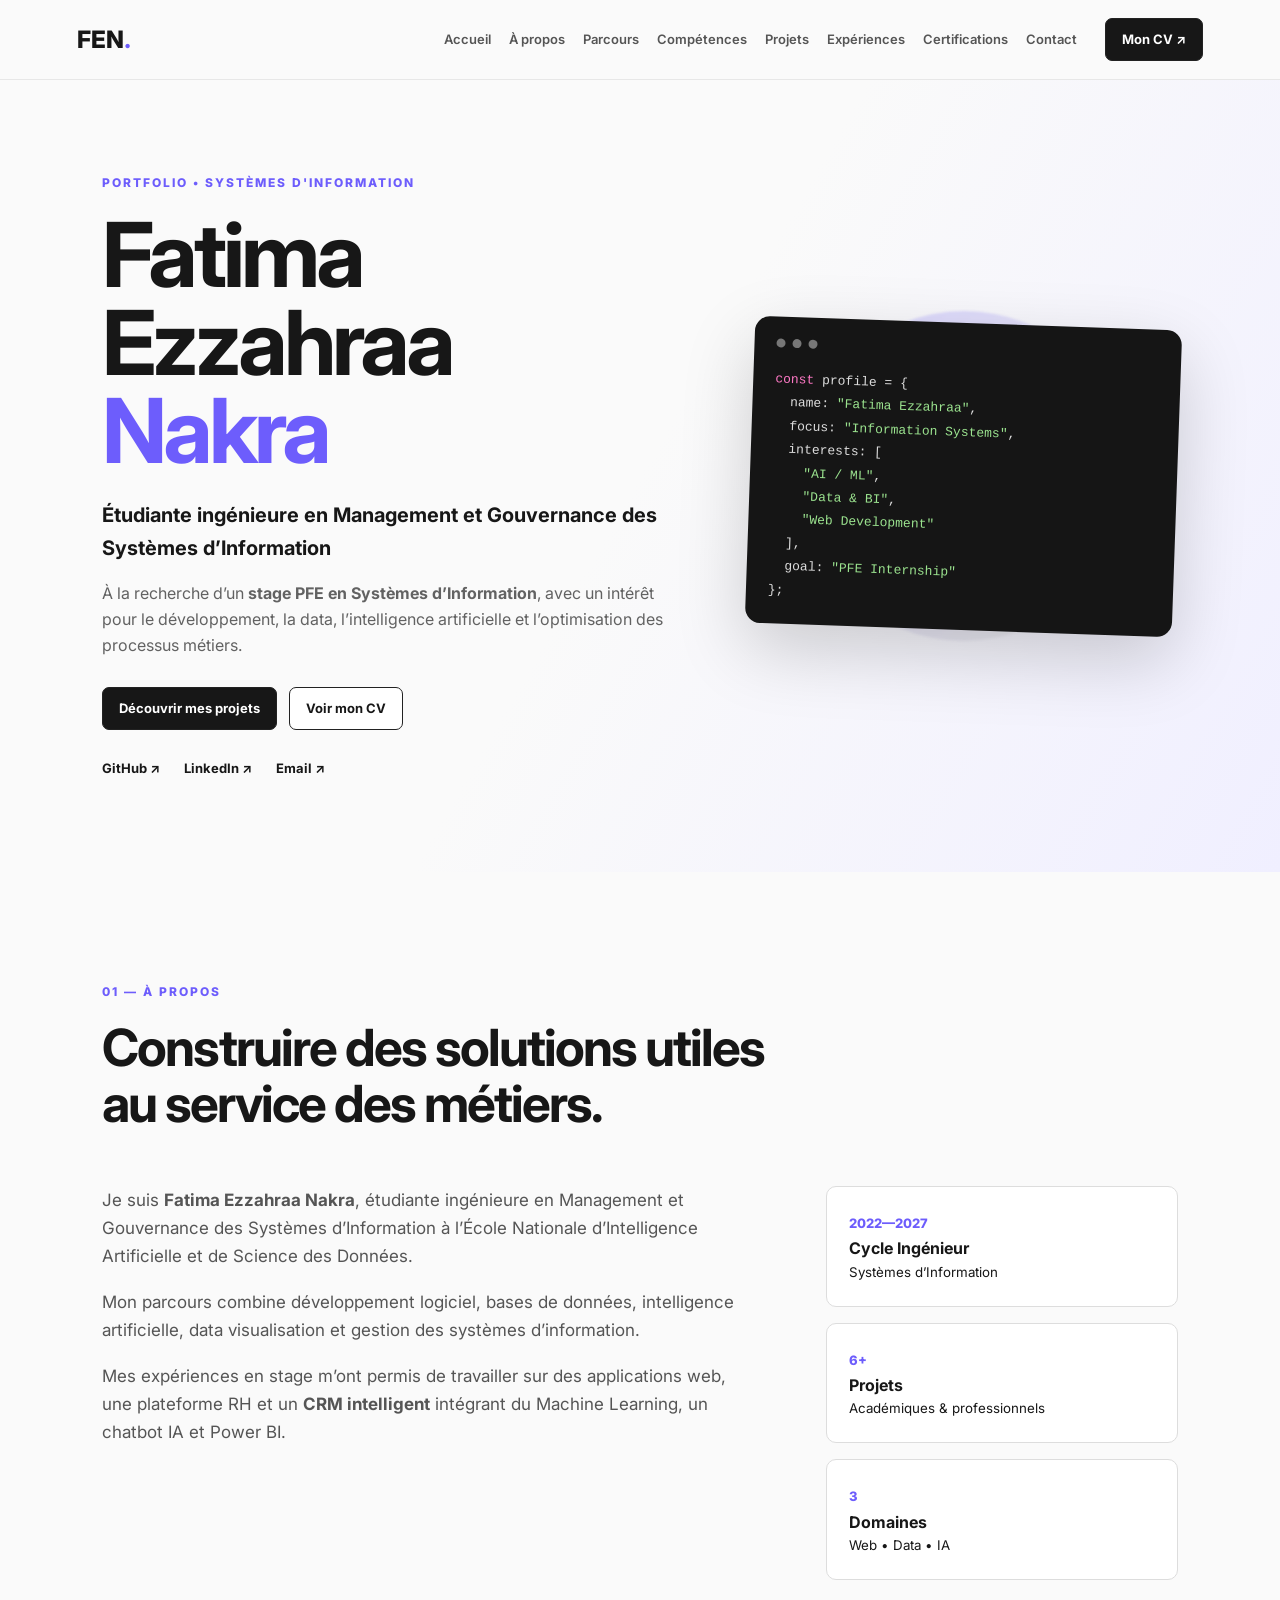
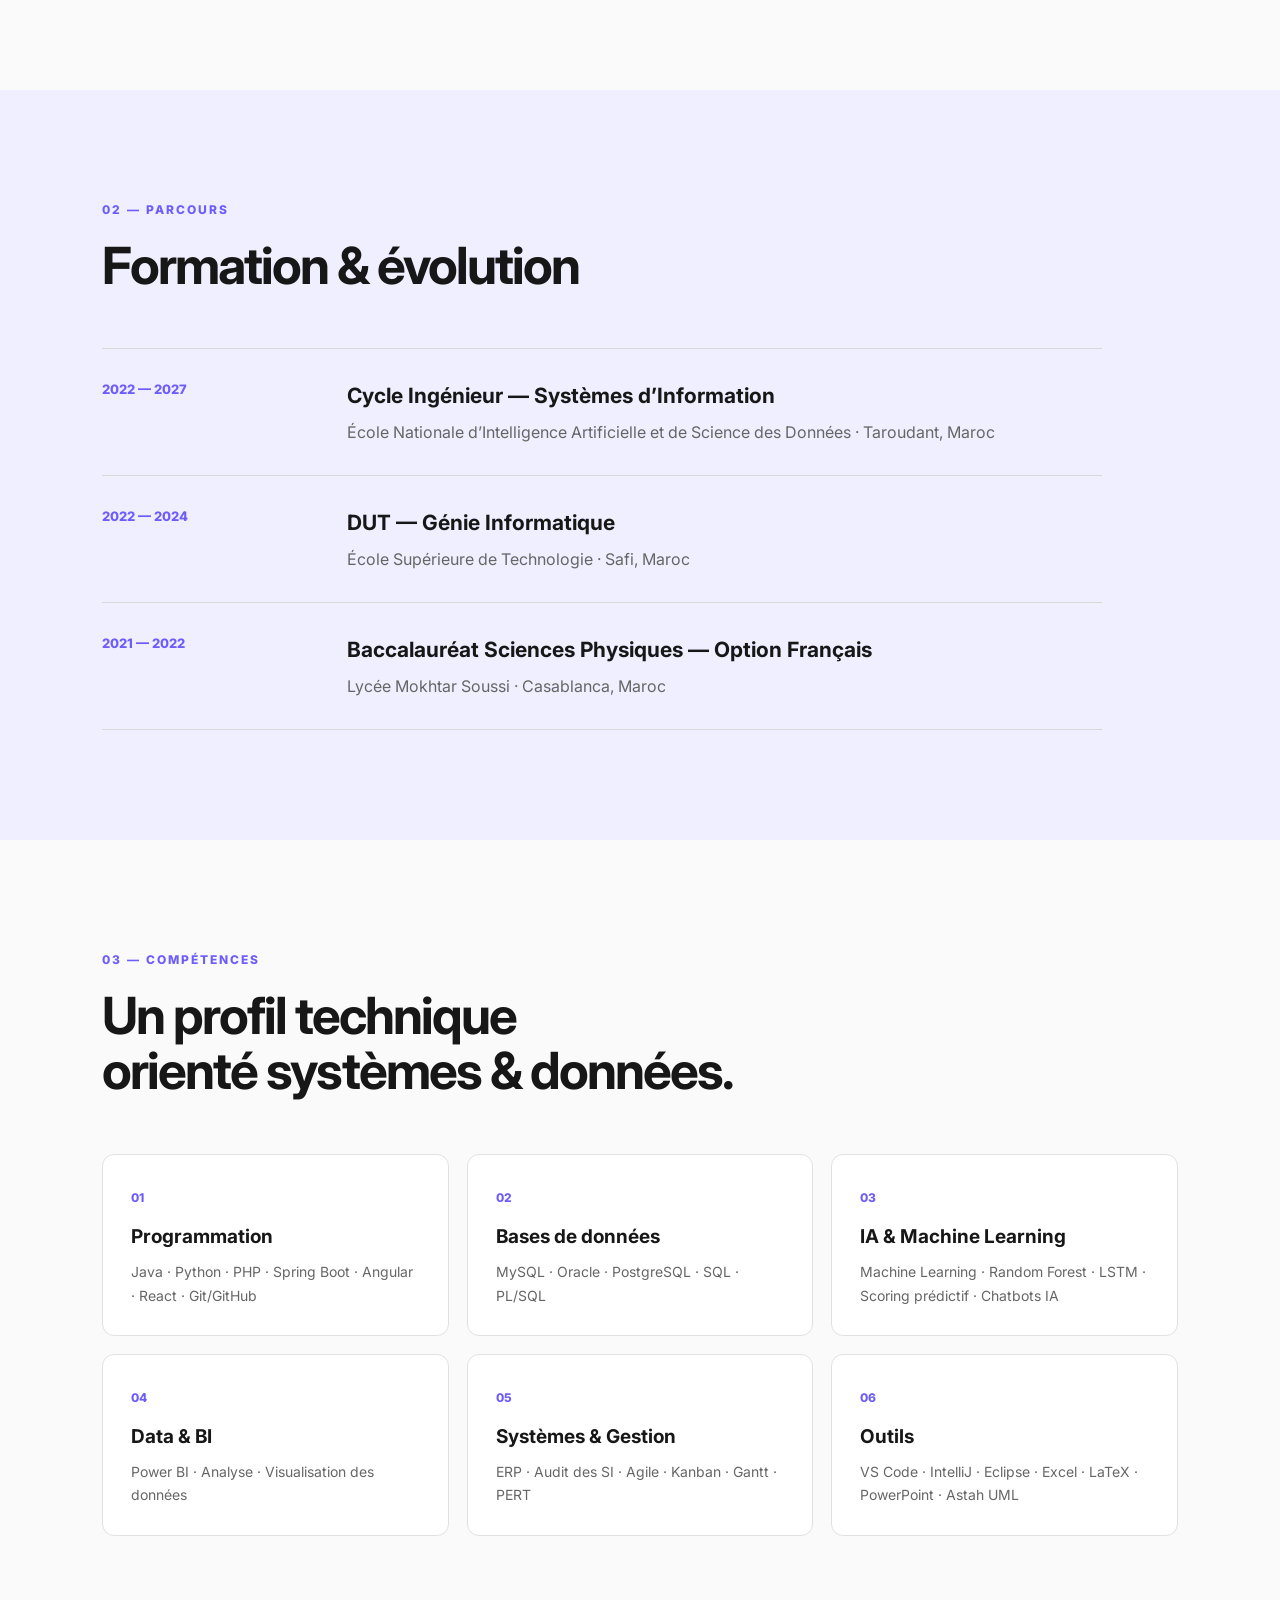
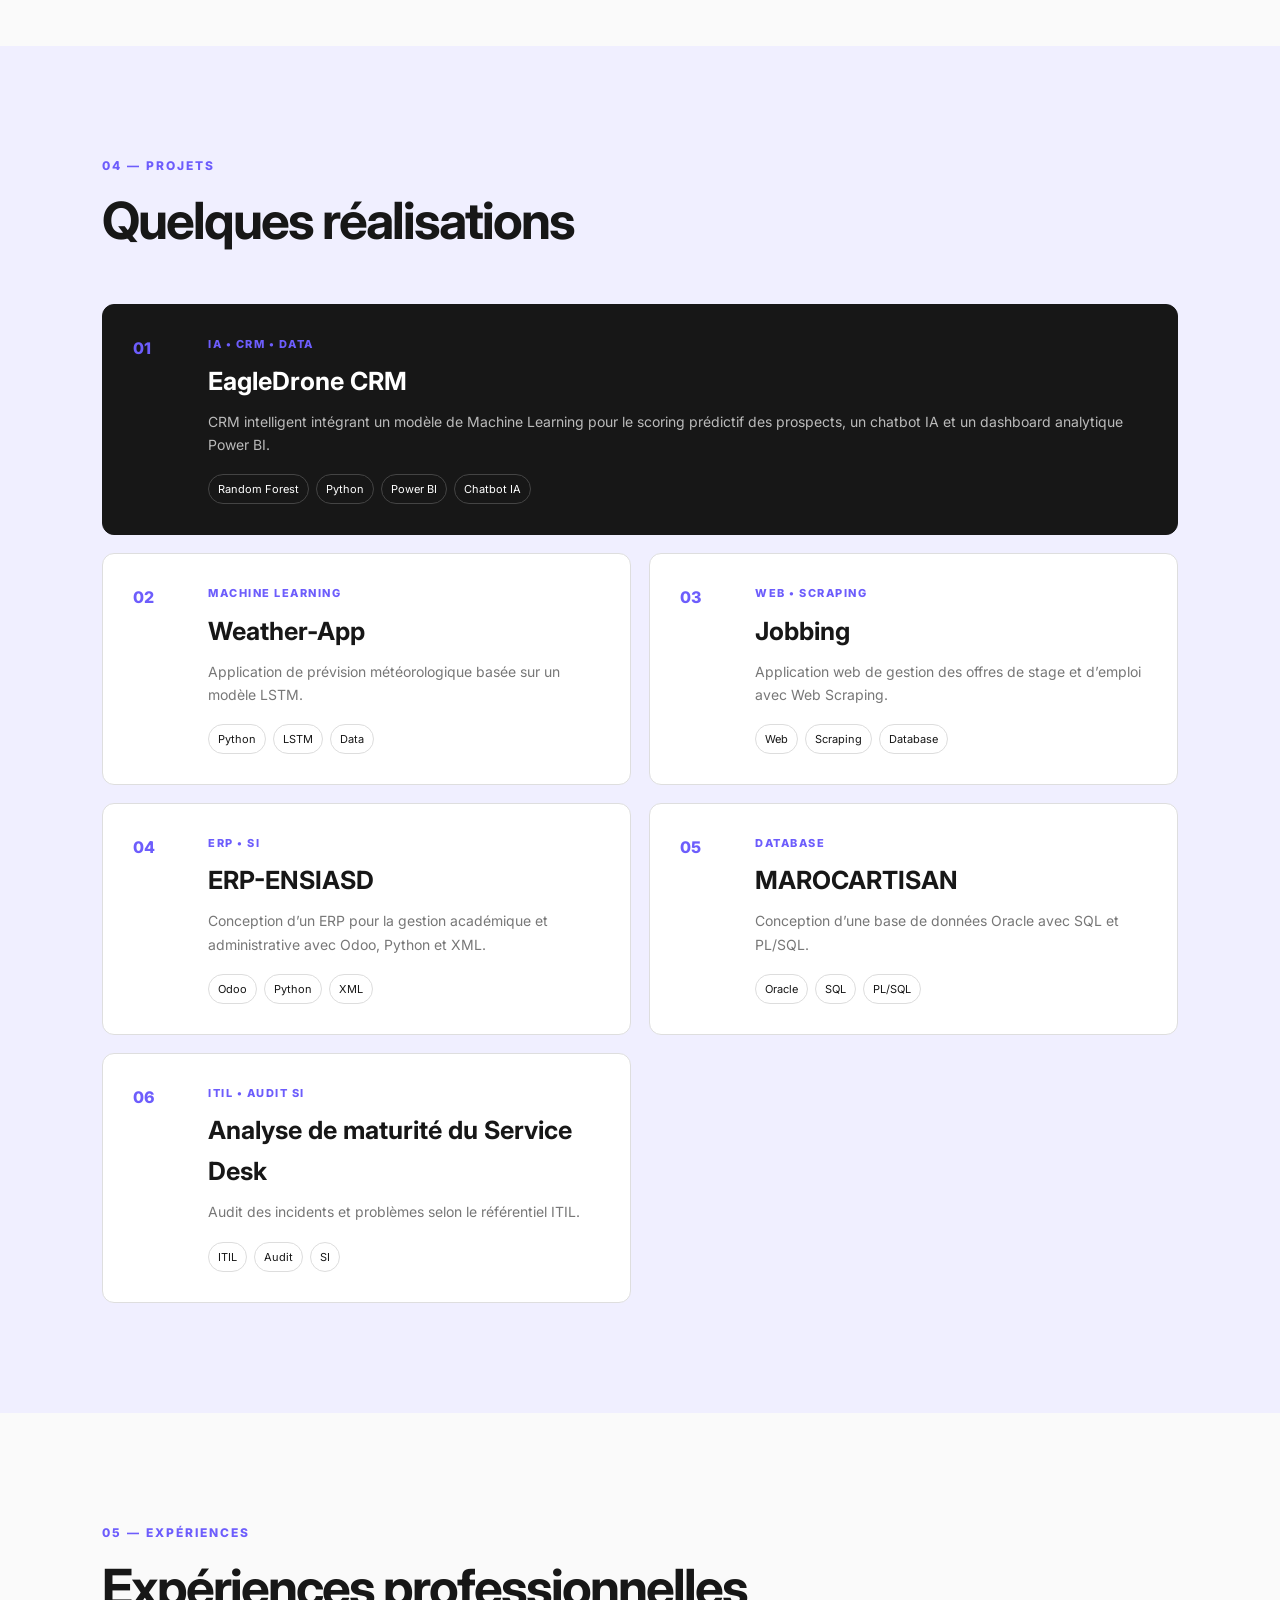
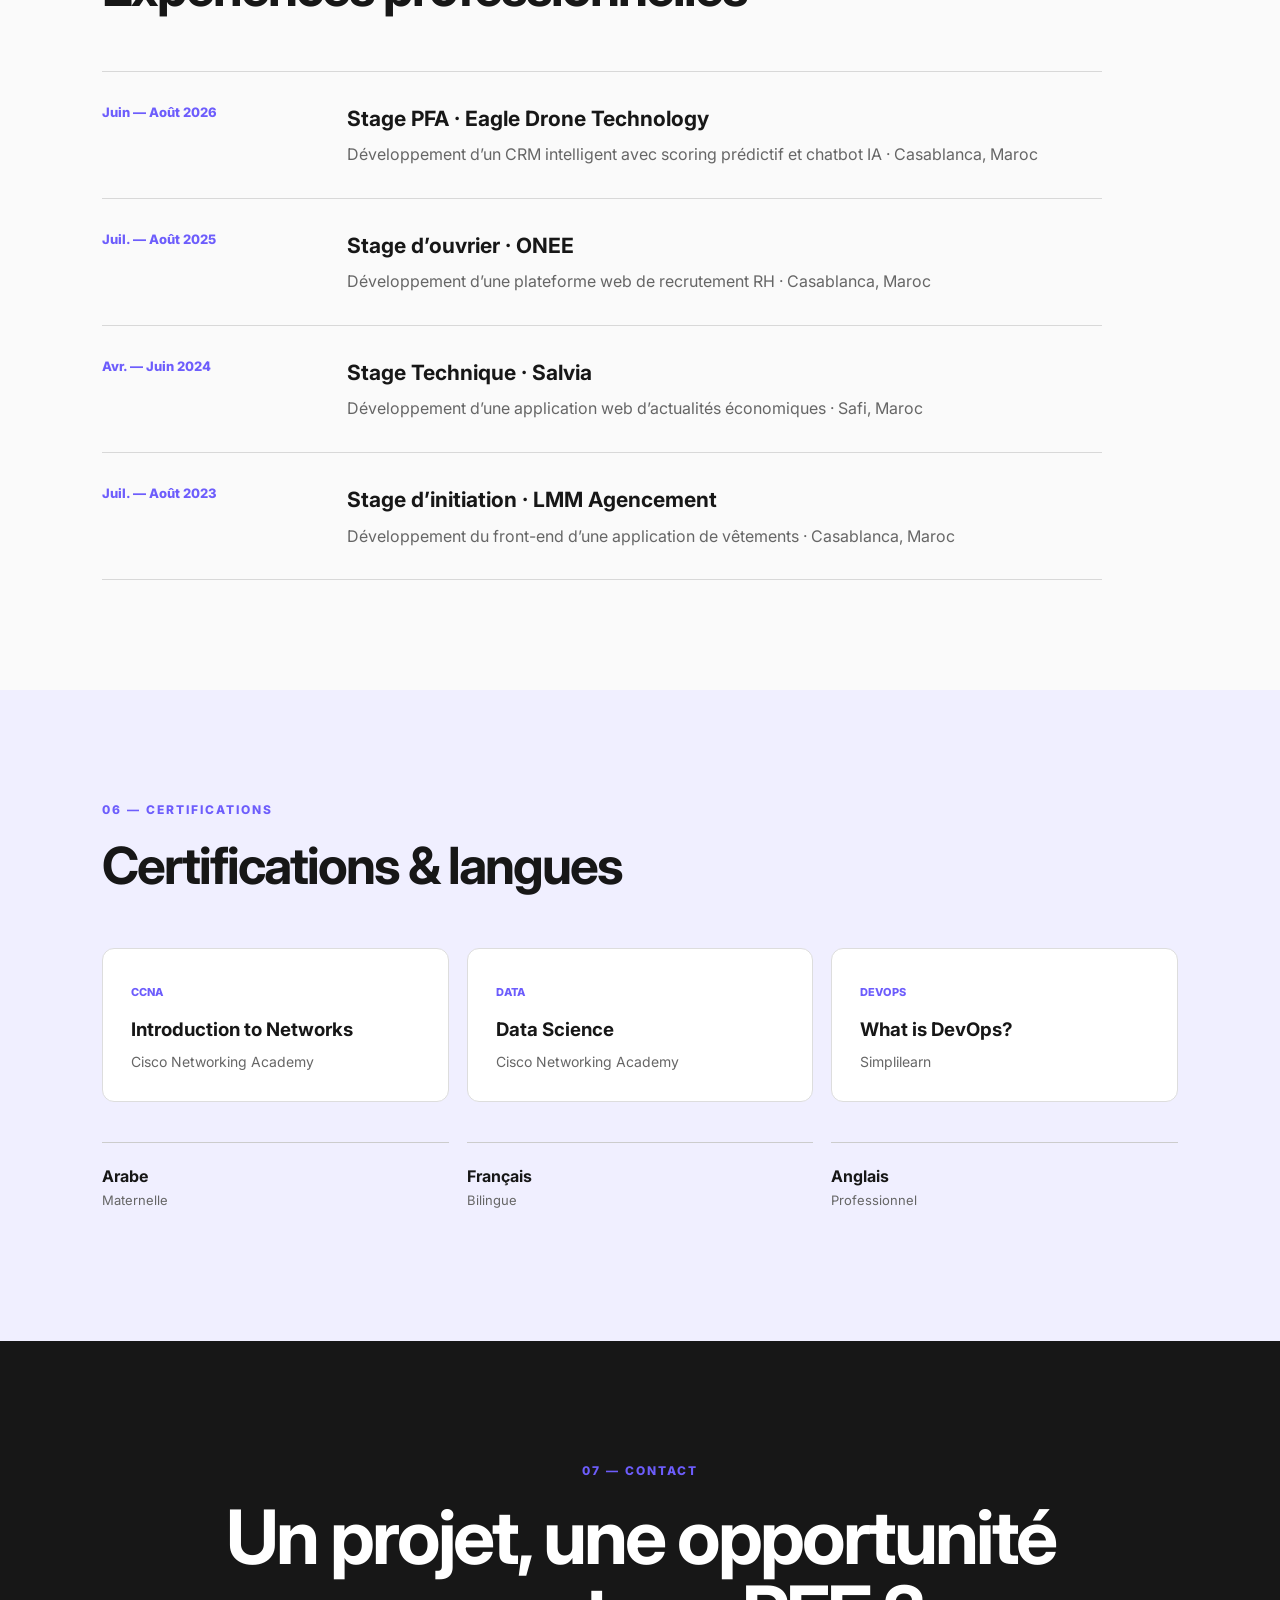
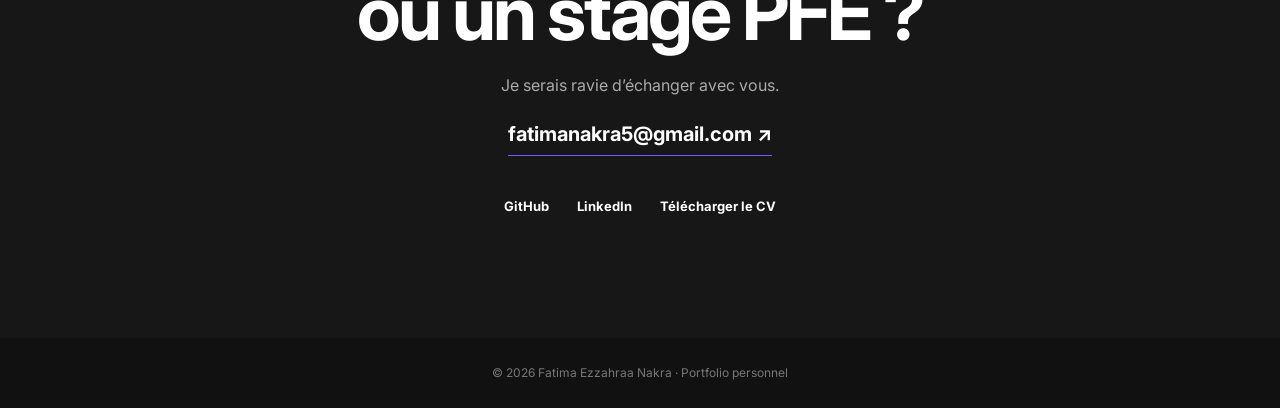
<file: index.html>
<!DOCTYPE html>
<html lang="fr">

<head>
  <meta charset="UTF-8">
  <meta name="viewport" content="width=device-width, initial-scale=1.0">

  <meta name="description"
        content="Portfolio de Fatima Ezzahraa Nakra — Ingénieure en Management et Gouvernance des Systèmes d'Information.">

  <title>Fatima Ezzahraa Nakra | Portfolio</title>

  <link rel="stylesheet" href="style.css">

  <link rel="preconnect" href="https://fonts.googleapis.com">
  <link rel="preconnect" href="https://fonts.gstatic.com" crossorigin>

  <link href="https://fonts.googleapis.com/css2?family=Inter:wght@400;500;600;700;800&display=swap"
        rel="stylesheet">
</head>

<body>

<!-- ================= HEADER ================= -->

<header class="header">

  <a class="logo" href="#accueil">
    FEN<span>.</span>
  </a>

  <nav>
    <a href="#accueil">Accueil</a>
    <a href="#apropos">À propos</a>
    <a href="#parcours">Parcours</a>
    <a href="#competences">Compétences</a>
    <a href="#projets">Projets</a>
    <a href="#experiences">Expériences</a>
    <a href="#certifications">Certifications</a>
    <a href="#contact">Contact</a>
  </nav>

  <!-- NOUVEAU CV -->
  <a class="nav-btn"
     href="NAKRA_FatimaEzzahraa_PFE2027 (2).pdf"
     target="_blank">
    Mon CV ↗
  </a>

</header>


<!-- ================= MAIN ================= -->

<main>

<!-- ================= ACCUEIL ================= -->

<section id="accueil" class="hero">

  <div class="hero-text">

    <p class="eyebrow">
      PORTFOLIO • SYSTÈMES D'INFORMATION
    </p>

    <h1>
      Fatima Ezzahraa<br>
      <span>Nakra</span>
    </h1>

    <p class="hero-role">
      Étudiante ingénieure en Management et Gouvernance des Systèmes d’Information
    </p>

    <p class="hero-description">
      À la recherche d’un
      <strong>stage PFE en Systèmes d’Information</strong>,
      avec un intérêt pour le développement, la data,
      l’intelligence artificielle et l’optimisation des processus métiers.
    </p>

    <div class="actions">

      <a class="btn primary" href="#projets">
        Découvrir mes projets
      </a>

      <!-- NOUVEAU CV -->
      <a class="btn secondary"
         href="NAKRA_FatimaEzzahraa_PFE2027 (2).pdf"
         target="_blank">
        Voir mon CV
      </a>

    </div>

    <div class="socials">

      <a href="https://github.com/fati-create"
         target="_blank">
        GitHub ↗
      </a>

      <a href="https://linkedin.com/in/fatima-ezzahraa-nakra"
         target="_blank">
        LinkedIn ↗
      </a>

      <a href="mailto:fatimanakra5@gmail.com">
        Email ↗
      </a>

    </div>

  </div>


  <div class="hero-card">

    <div class="orb"></div>

    <div class="code-card">

      <div class="dots">
        <i></i>
        <i></i>
        <i></i>
      </div>

      <pre><span class="pink">const</span> profile = {
  name: <span class="green">"Fatima Ezzahraa"</span>,
  focus: <span class="green">"Information Systems"</span>,
  interests: [
    <span class="green">"AI / ML"</span>,
    <span class="green">"Data & BI"</span>,
    <span class="green">"Web Development"</span>
  ],
  goal: <span class="green">"PFE Internship"</span>
};</pre>

    </div>

  </div>

</section>


<!-- ================= À PROPOS ================= -->

<section id="apropos" class="section">

  <div class="section-head">

    <p class="eyebrow">
      01 — À PROPOS
    </p>

    <h2>
      Construire des solutions utiles<br>
      au service des métiers.
    </h2>

  </div>


  <div class="about-grid">

    <div class="about-text">

      <p>
        Je suis <strong>Fatima Ezzahraa Nakra</strong>,
        étudiante ingénieure en Management et Gouvernance
        des Systèmes d’Information à l’École Nationale
        d’Intelligence Artificielle et de Science des Données.
      </p>

      <p>
        Mon parcours combine développement logiciel,
        bases de données, intelligence artificielle,
        data visualisation et gestion des systèmes d’information.
      </p>

      <p>
        Mes expériences en stage m’ont permis de travailler
        sur des applications web, une plateforme RH et un
        <strong>CRM intelligent</strong> intégrant du Machine
        Learning, un chatbot IA et Power BI.
      </p>

    </div>


    <div class="facts">

      <div>
        <span>2022—2027</span>
        <strong>Cycle Ingénieur</strong>
        <small>Systèmes d’Information</small>
      </div>

      <div>
        <span>6+</span>
        <strong>Projets</strong>
        <small>Académiques & professionnels</small>
      </div>

      <div>
        <span>3</span>
        <strong>Domaines</strong>
        <small>Web • Data • IA</small>
      </div>

    </div>

  </div>

</section>


<!-- ================= PARCOURS ================= -->

<section id="parcours" class="section alt">

  <div class="section-head">

    <p class="eyebrow">
      02 — PARCOURS
    </p>

    <h2>
      Formation & évolution
    </h2>

  </div>


  <div class="timeline">

    <article>

      <div class="date">
        2022 — 2027
      </div>

      <div>
        <h3>
          Cycle Ingénieur — Systèmes d’Information
        </h3>

        <p>
          École Nationale d’Intelligence Artificielle
          et de Science des Données · Taroudant, Maroc
        </p>
      </div>

    </article>


    <article>

      <div class="date">
        2022 — 2024
      </div>

      <div>
        <h3>
          DUT — Génie Informatique
        </h3>

        <p>
          École Supérieure de Technologie · Safi, Maroc
        </p>
      </div>

    </article>


    <article>

      <div class="date">
        2021 — 2022
      </div>

      <div>
        <h3>
          Baccalauréat Sciences Physiques — Option Français
        </h3>

        <p>
          Lycée Mokhtar Soussi · Casablanca, Maroc
        </p>
      </div>

    </article>

  </div>

</section>


<!-- ================= COMPÉTENCES ================= -->

<section id="competences" class="section">

  <div class="section-head">

    <p class="eyebrow">
      03 — COMPÉTENCES
    </p>

    <h2>
      Un profil technique<br>
      orienté systèmes & données.
    </h2>

  </div>


  <div class="skills-grid">

    <div class="skill">
      <span>01</span>
      <h3>Programmation</h3>
      <p>
        Java · Python · PHP · Spring Boot · Angular · React · Git/GitHub
      </p>
    </div>


    <div class="skill">
      <span>02</span>
      <h3>Bases de données</h3>
      <p>
        MySQL · Oracle · PostgreSQL · SQL · PL/SQL
      </p>
    </div>


    <div class="skill">
      <span>03</span>
      <h3>IA & Machine Learning</h3>
      <p>
        Machine Learning · Random Forest · LSTM ·
        Scoring prédictif · Chatbots IA
      </p>
    </div>


    <div class="skill">
      <span>04</span>
      <h3>Data & BI</h3>
      <p>
        Power BI · Analyse · Visualisation des données
      </p>
    </div>


    <div class="skill">
      <span>05</span>
      <h3>Systèmes & Gestion</h3>
      <p>
        ERP · Audit des SI · Agile · Kanban · Gantt · PERT
      </p>
    </div>


    <div class="skill">
      <span>06</span>
      <h3>Outils</h3>
      <p>
        VS Code · IntelliJ · Eclipse · Excel ·
        LaTeX · PowerPoint · Astah UML
      </p>
    </div>

  </div>

</section>


<!-- ================= PROJETS ================= -->

<section id="projets" class="section alt">

  <div class="section-head">

    <p class="eyebrow">
      04 — PROJETS
    </p>

    <h2>
      Quelques réalisations
    </h2>

  </div>


  <div class="projects">

    <article class="project featured">

      <div class="project-number">
        01
      </div>

      <div>

        <p class="tag">
          IA • CRM • DATA
        </p>

        <h3>
          EagleDrone CRM
        </h3>

        <p>
          CRM intelligent intégrant un modèle de Machine Learning
          pour le scoring prédictif des prospects, un chatbot IA
          et un dashboard analytique Power BI.
        </p>

        <div class="chips">
          <span>Random Forest</span>
          <span>Python</span>
          <span>Power BI</span>
          <span>Chatbot IA</span>
        </div>

      </div>

    </article>


    <article class="project">

      <div class="project-number">
        02
      </div>

      <div>

        <p class="tag">
          MACHINE LEARNING
        </p>

        <h3>
          Weather-App
        </h3>

        <p>
          Application de prévision météorologique
          basée sur un modèle LSTM.
        </p>

        <div class="chips">
          <span>Python</span>
          <span>LSTM</span>
          <span>Data</span>
        </div>

      </div>

    </article>


    <article class="project">

      <div class="project-number">
        03
      </div>

      <div>

        <p class="tag">
          WEB • SCRAPING
        </p>

        <h3>
          Jobbing
        </h3>

        <p>
          Application web de gestion des offres de stage
          et d’emploi avec Web Scraping.
        </p>

        <div class="chips">
          <span>Web</span>
          <span>Scraping</span>
          <span>Database</span>
        </div>

      </div>

    </article>


    <article class="project">

      <div class="project-number">
        04
      </div>

      <div>

        <p class="tag">
          ERP • SI
        </p>

        <h3>
          ERP-ENSIASD
        </h3>

        <p>
          Conception d’un ERP pour la gestion académique
          et administrative avec Odoo, Python et XML.
        </p>

        <div class="chips">
          <span>Odoo</span>
          <span>Python</span>
          <span>XML</span>
        </div>

      </div>

    </article>


    <article class="project">

      <div class="project-number">
        05
      </div>

      <div>

        <p class="tag">
          DATABASE
        </p>

        <h3>
          MAROCARTISAN
        </h3>

        <p>
          Conception d’une base de données Oracle
          avec SQL et PL/SQL.
        </p>

        <div class="chips">
          <span>Oracle</span>
          <span>SQL</span>
          <span>PL/SQL</span>
        </div>

      </div>

    </article>


    <article class="project">

      <div class="project-number">
        06
      </div>

      <div>

        <p class="tag">
          ITIL • AUDIT SI
        </p>

        <h3>
          Analyse de maturité du Service Desk
        </h3>

        <p>
          Audit des incidents et problèmes selon
          le référentiel ITIL.
        </p>

        <div class="chips">
          <span>ITIL</span>
          <span>Audit</span>
          <span>SI</span>
        </div>

      </div>

    </article>

  </div>

</section>


<!-- ================= EXPÉRIENCES ================= -->

<section id="experiences" class="section">

  <div class="section-head">

    <p class="eyebrow">
      05 — EXPÉRIENCES
    </p>

    <h2>
      Expériences professionnelles
    </h2>

  </div>


  <div class="experience-list">

    <article>

      <div class="exp-date">
        Juin — Août 2026
      </div>

      <div>

        <h3>
          Stage PFA · Eagle Drone Technology
        </h3>

        <p>
          Développement d’un CRM intelligent avec scoring
          prédictif et chatbot IA · Casablanca, Maroc
        </p>

      </div>

    </article>


    <article>

      <div class="exp-date">
        Juil. — Août 2025
      </div>

      <div>

        <h3>
          Stage d’ouvrier · ONEE
        </h3>

        <p>
          Développement d’une plateforme web de recrutement RH
          · Casablanca, Maroc
        </p>

      </div>

    </article>


    <article>

      <div class="exp-date">
        Avr. — Juin 2024
      </div>

      <div>

        <h3>
          Stage Technique · Salvia
        </h3>

        <p>
          Développement d’une application web d’actualités
          économiques · Safi, Maroc
        </p>

      </div>

    </article>


    <article>

      <div class="exp-date">
        Juil. — Août 2023
      </div>

      <div>

        <h3>
          Stage d’initiation · LMM Agencement
        </h3>

        <p>
          Développement du front-end d’une application
          de vêtements · Casablanca, Maroc
        </p>

      </div>

    </article>

  </div>

</section>


<!-- ================= CERTIFICATIONS ================= -->

<section id="certifications" class="section alt">

  <div class="section-head">

    <p class="eyebrow">
      06 — CERTIFICATIONS
    </p>

    <h2>
      Certifications & langues
    </h2>

  </div>


  <div class="cert-grid">

    <div class="cert">
      <span>CCNA</span>
      <h3>Introduction to Networks</h3>
      <p>Cisco Networking Academy</p>
    </div>

    <div class="cert">
      <span>DATA</span>
      <h3>Data Science</h3>
      <p>Cisco Networking Academy</p>
    </div>

    <div class="cert">
      <span>DEVOPS</span>
      <h3>What is DevOps?</h3>
      <p>Simplilearn</p>
    </div>

  </div>


  <div class="languages">

    <div>
      <strong>Arabe</strong>
      <span>Maternelle</span>
    </div>

    <div>
      <strong>Français</strong>
      <span>Bilingue</span>
    </div>

    <div>
      <strong>Anglais</strong>
      <span>Professionnel</span>
    </div>

  </div>

</section>


<!-- ================= CONTACT ================= -->

<section id="contact" class="contact">

  <p class="eyebrow">
    07 — CONTACT
  </p>

  <h2>
    Un projet, une opportunité<br>
    ou un stage PFE ?
  </h2>

  <p>
    Je serais ravie d’échanger avec vous.
  </p>

  <a class="contact-mail"
     href="mailto:fatimanakra5@gmail.com">
    fatimanakra5@gmail.com ↗
  </a>


  <div class="contact-links">

    <a href="https://github.com/fati-create"
       target="_blank">
      GitHub
    </a>

    <a href="https://linkedin.com/in/fatima-ezzahraa-nakra"
       target="_blank">
      LinkedIn
    </a>

    <!-- NOUVEAU CV -->
    <a href="NAKRA_FatimaEzzahraa_PFE2027.pdf"
       target="_blank">
      Télécharger le CV
    </a>

  </div>

</section>

</main>


<!-- ================= FOOTER ================= -->

<footer>
  © 2026 Fatima Ezzahraa Nakra · Portfolio personnel
</footer>


<script src="script.js"></script>

</body>
</html>
</file>
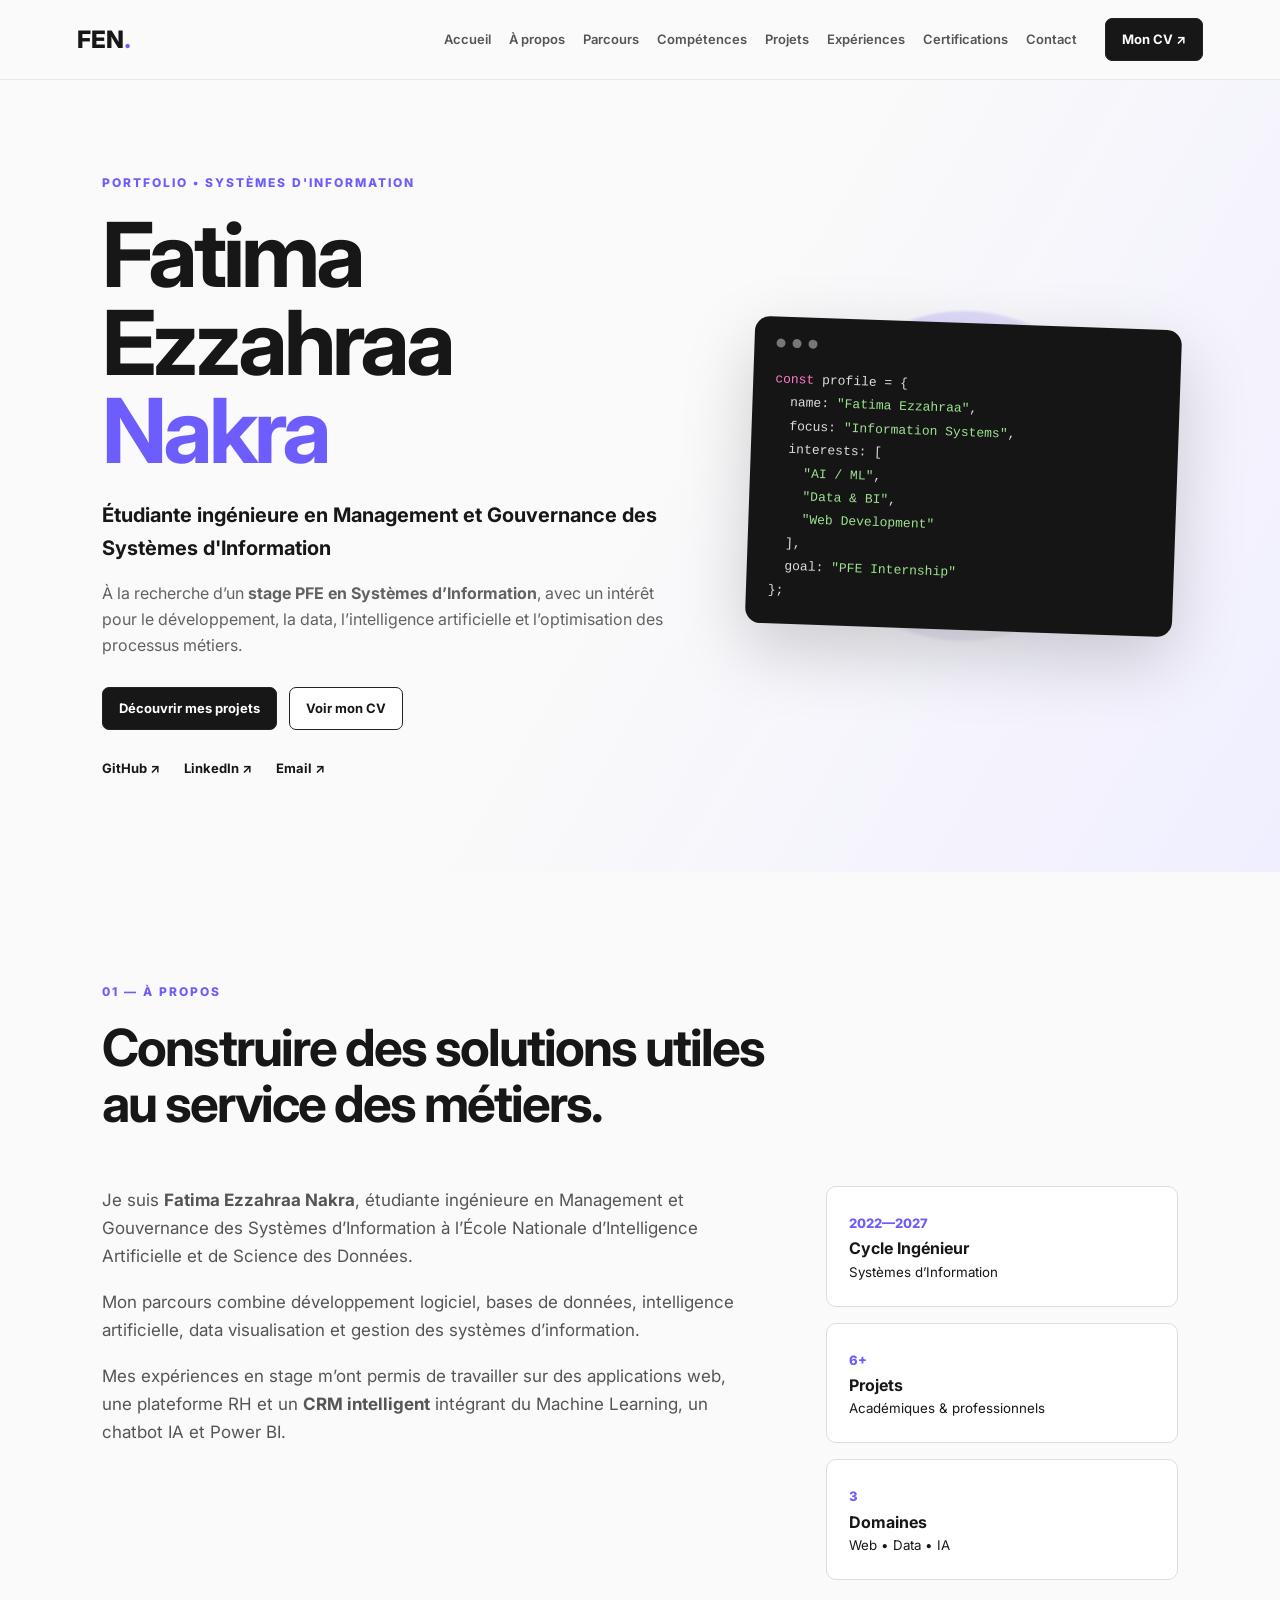
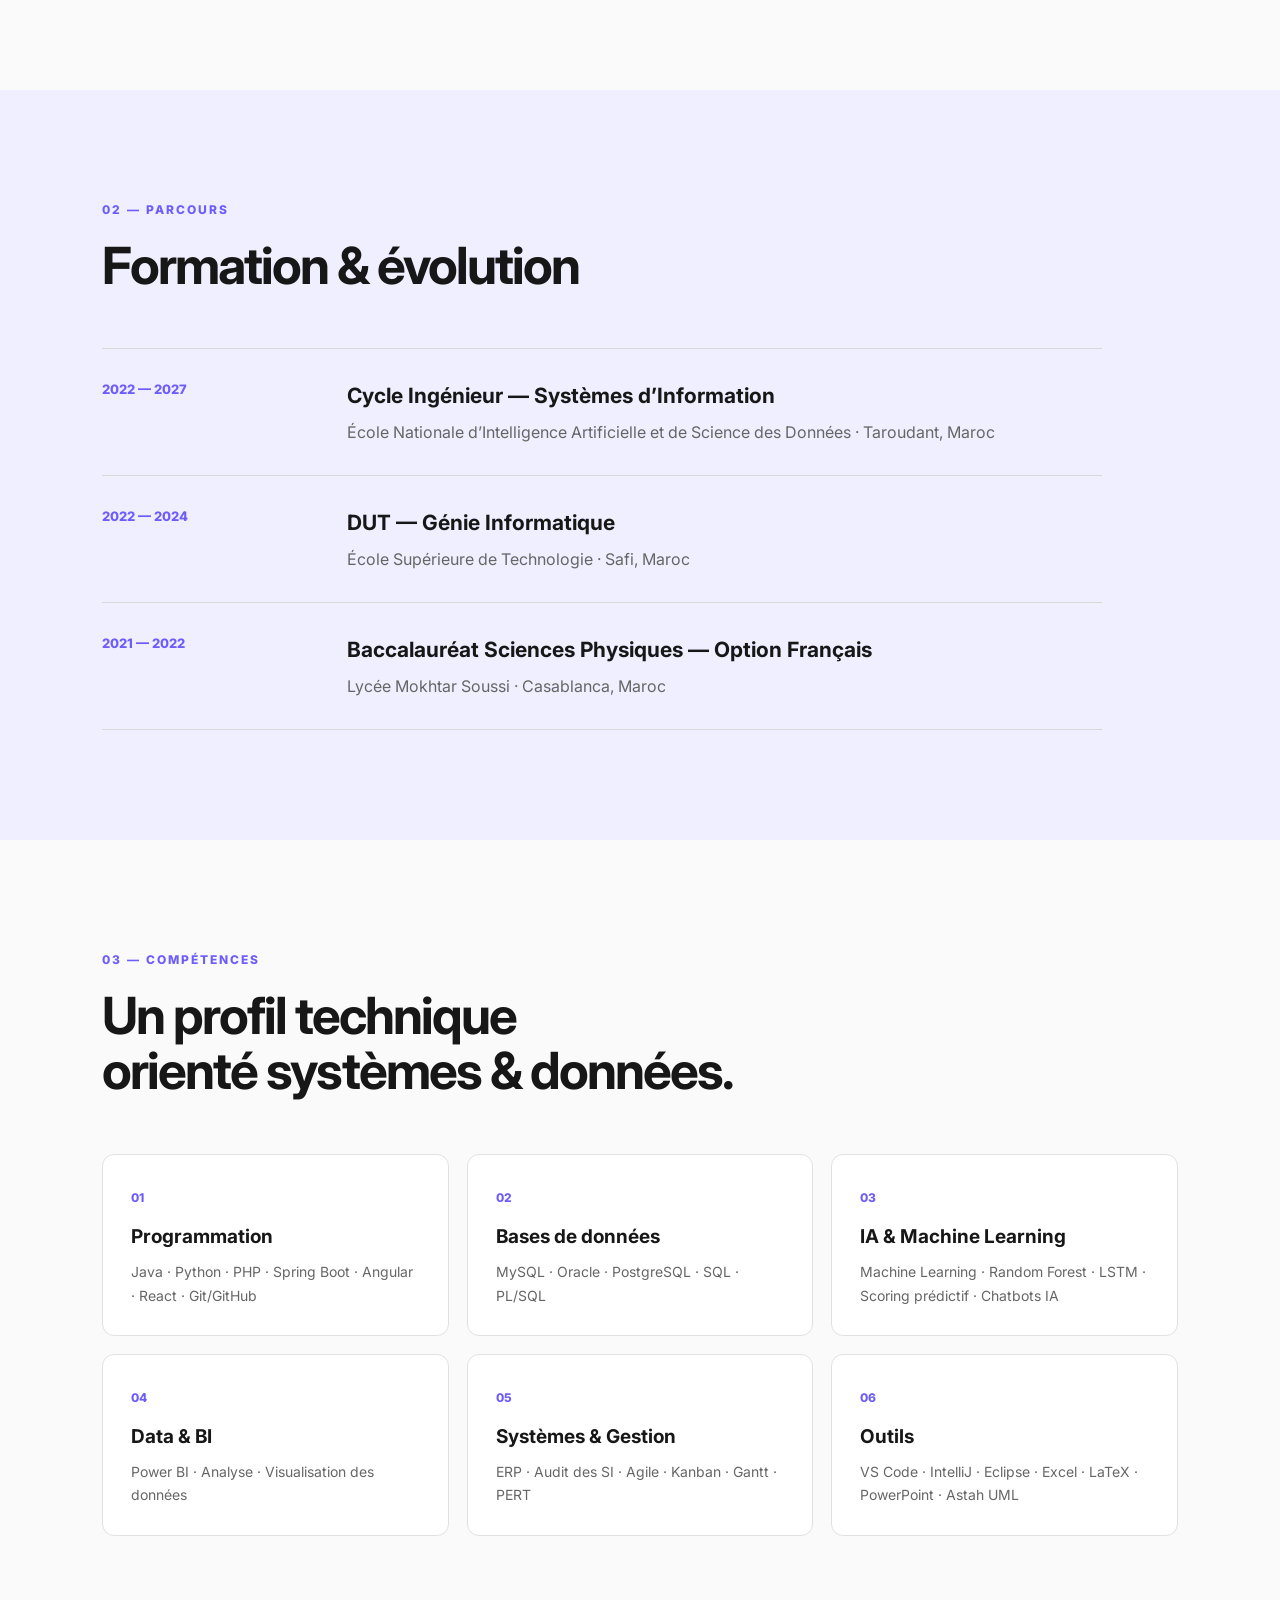
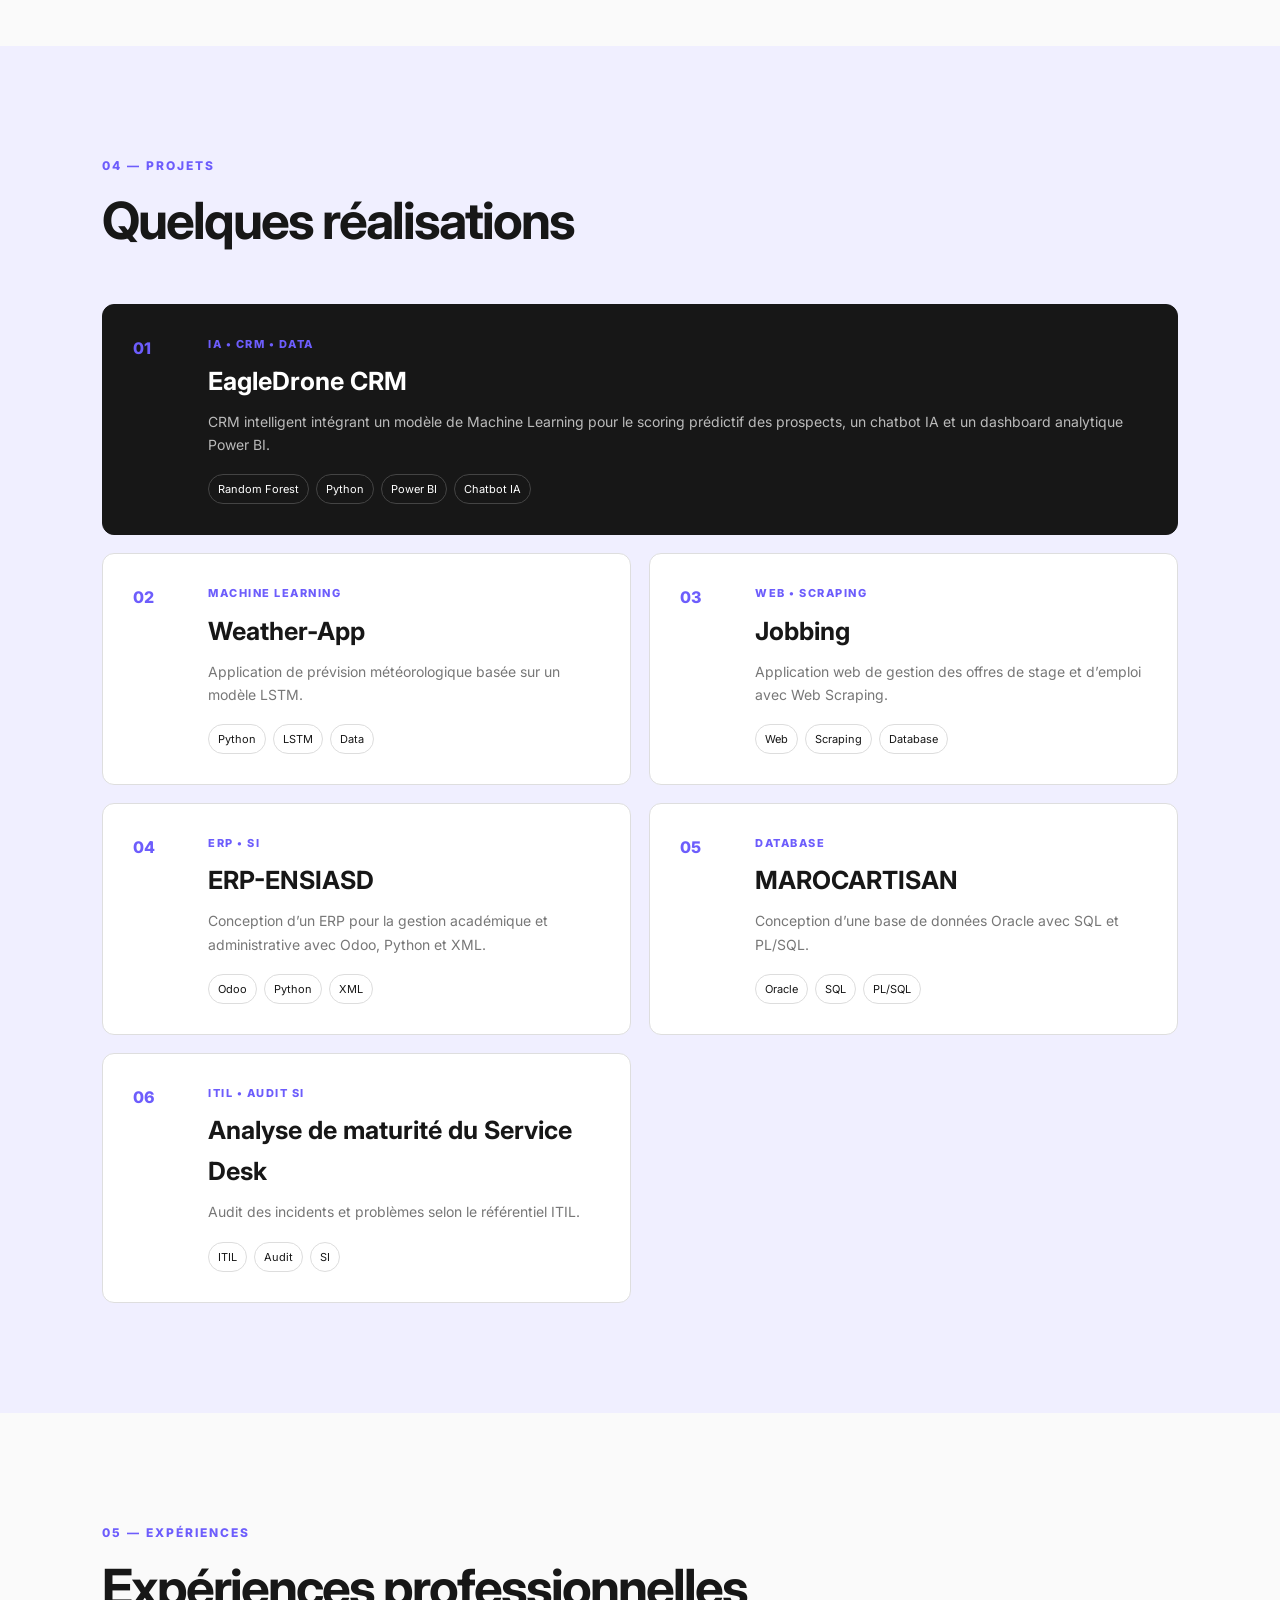
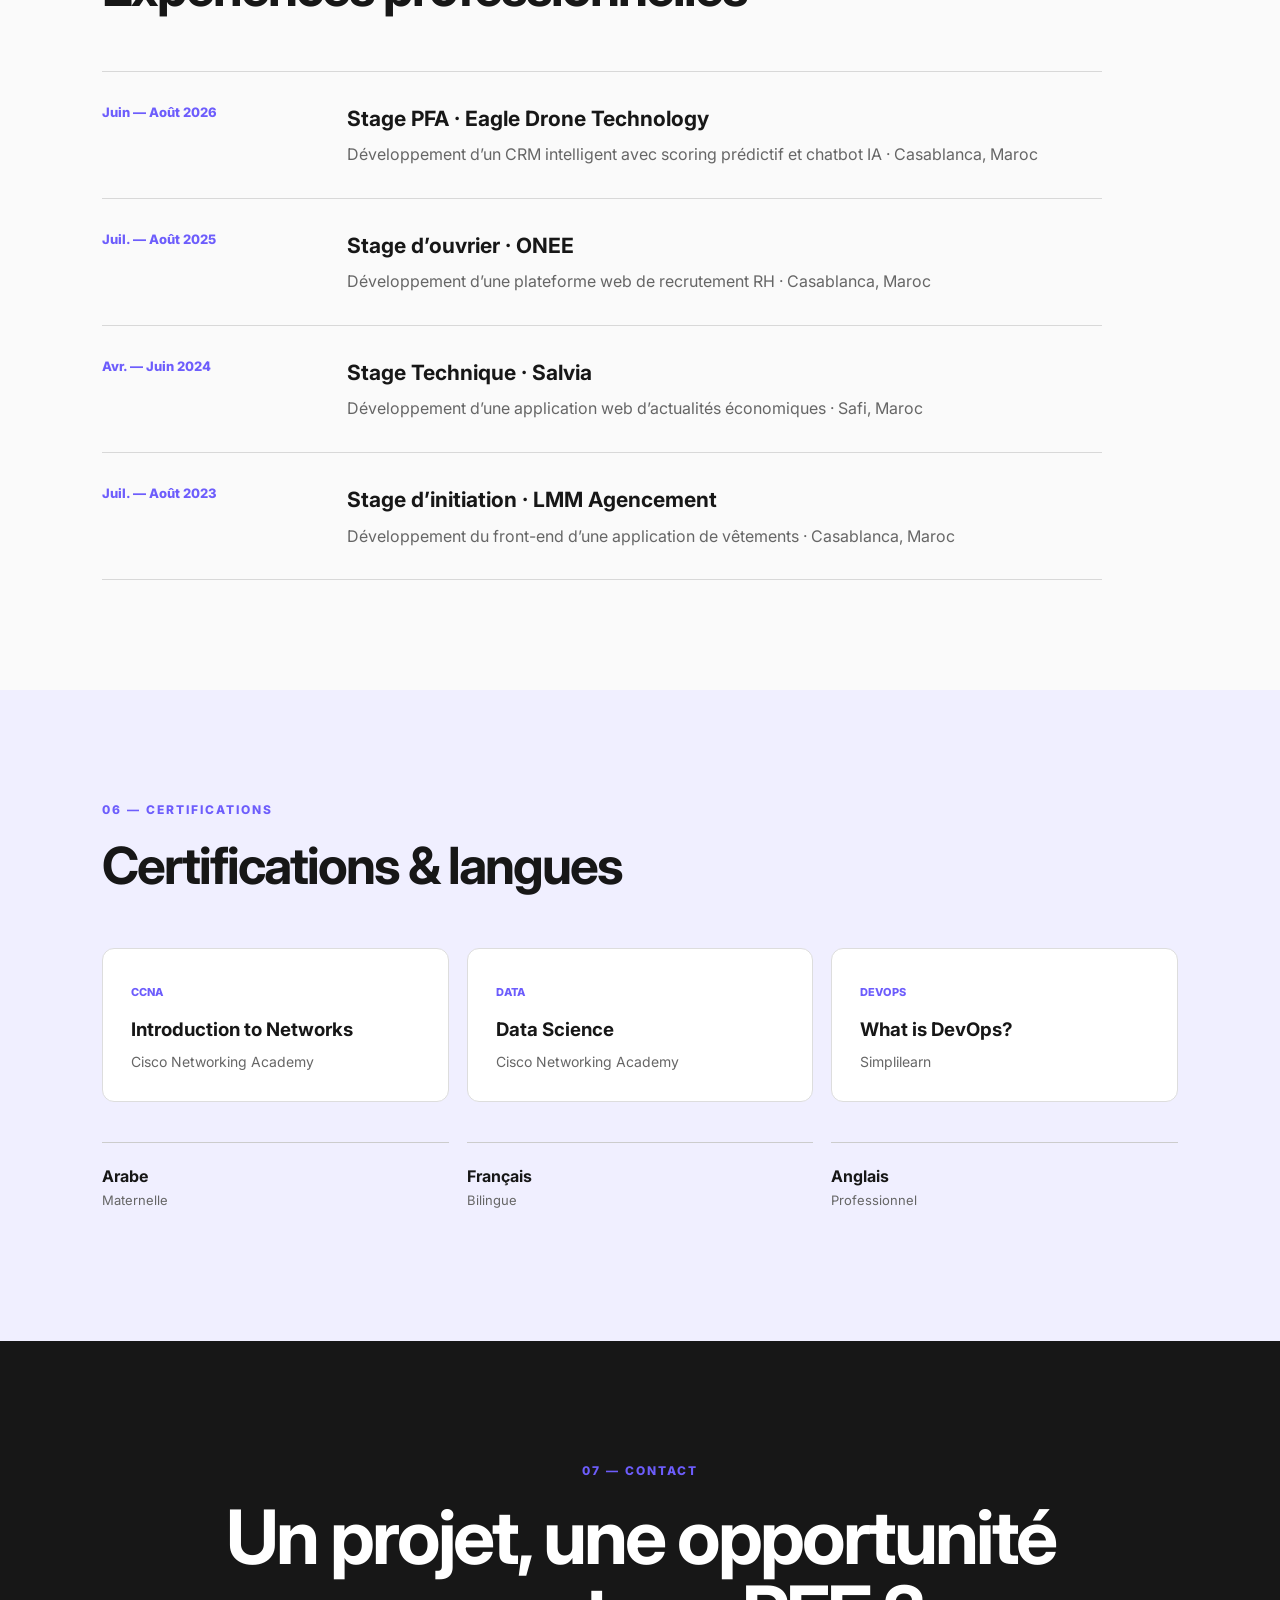
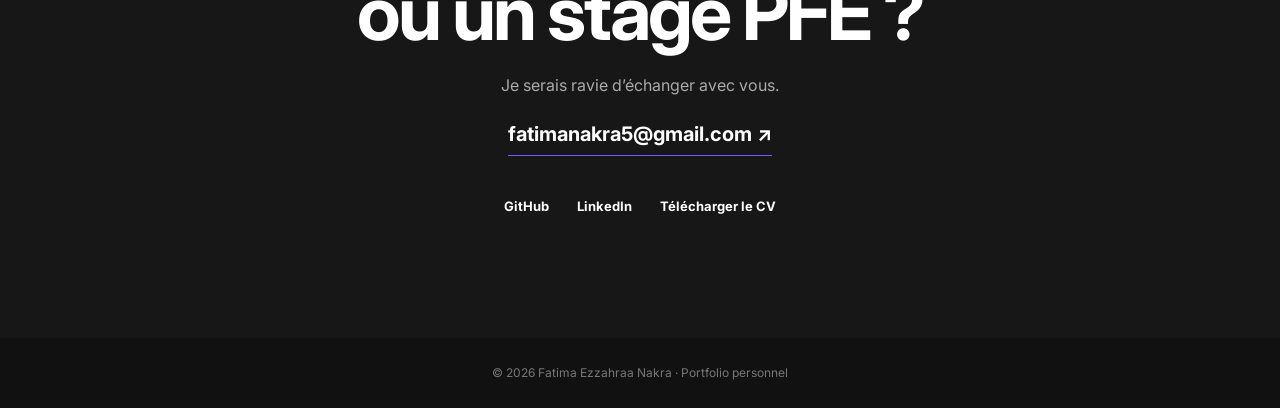
<file: Portfolio_Fatima_Ezzahraa_Nakra/index.html>
<!DOCTYPE html>
<html lang="fr">
<head>
  <meta charset="UTF-8">
  <meta name="viewport" content="width=device-width, initial-scale=1.0">
  <meta name="description" content="Portfolio de Fatima Ezzahraa Nakra — Ingénieure en Management et Gouvernance des Systèmes d'Information.">
  <title>Fatima Ezzahraa Nakra | Portfolio</title>
  <link rel="stylesheet" href="style.css">
  <link rel="preconnect" href="https://fonts.googleapis.com">
  <link rel="preconnect" href="https://fonts.gstatic.com" crossorigin>
  <link href="https://fonts.googleapis.com/css2?family=Inter:wght@400;500;600;700;800&display=swap" rel="stylesheet">
</head>
<body>
<header class="header">
  <a class="logo" href="#accueil">FEN<span>.</span></a>
  <nav>
    <a href="#accueil">Accueil</a>
    <a href="#apropos">À propos</a>
    <a href="#parcours">Parcours</a>
    <a href="#competences">Compétences</a>
    <a href="#projets">Projets</a>
    <a href="#experiences">Expériences</a>
    <a href="#certifications">Certifications</a>
    <a href="#contact">Contact</a>
  </nav>
  <a class="nav-btn" href="CV_Fatima_Ezzahraa_Nakra.pdf" target="_blank">Mon CV ↗</a>
</header>

<main>
<section id="accueil" class="hero">
  <div class="hero-text">
    <p class="eyebrow">PORTFOLIO • SYSTÈMES D'INFORMATION</p>
    <h1>Fatima Ezzahraa<br><span>Nakra</span></h1>
    <p class="hero-role">Étudiante ingénieure en Management et Gouvernance des Systèmes d'Information</p>
    <p class="hero-description">
      À la recherche d’un <strong>stage PFE en Systèmes d’Information</strong>, avec un intérêt pour
      le développement, la data, l’intelligence artificielle et l’optimisation des processus métiers.
    </p>
    <div class="actions">
      <a class="btn primary" href="#projets">Découvrir mes projets</a>
      <a class="btn secondary" href="CV_Fatima_Ezzahraa_Nakra.pdf" target="_blank">Voir mon CV</a>
    </div>
    <div class="socials">
      <a href="https://github.com/fati-create" target="_blank">GitHub ↗</a>
      <a href="https://linkedin.com/in/fatima-ezzahraa-nakra" target="_blank">LinkedIn ↗</a>
      <a href="mailto:fatimanakra5@gmail.com">Email ↗</a>
    </div>
  </div>
  <div class="hero-card">
    <div class="orb"></div>
    <div class="code-card">
      <div class="dots"><i></i><i></i><i></i></div>
      <pre><span class="pink">const</span> profile = {
  name: <span class="green">"Fatima Ezzahraa"</span>,
  focus: <span class="green">"Information Systems"</span>,
  interests: [
    <span class="green">"AI / ML"</span>,
    <span class="green">"Data & BI"</span>,
    <span class="green">"Web Development"</span>
  ],
  goal: <span class="green">"PFE Internship"</span>
};</pre>
    </div>
  </div>
</section>

<section id="apropos" class="section">
  <div class="section-head">
    <p class="eyebrow">01 — À PROPOS</p>
    <h2>Construire des solutions utiles<br>au service des métiers.</h2>
  </div>
  <div class="about-grid">
    <div class="about-text">
      <p>Je suis <strong>Fatima Ezzahraa Nakra</strong>, étudiante ingénieure en Management et Gouvernance des Systèmes d’Information à l’École Nationale d’Intelligence Artificielle et de Science des Données.</p>
      <p>Mon parcours combine développement logiciel, bases de données, intelligence artificielle, data visualisation et gestion des systèmes d’information.</p>
      <p>Mes expériences en stage m’ont permis de travailler sur des applications web, une plateforme RH et un <strong>CRM intelligent</strong> intégrant du Machine Learning, un chatbot IA et Power BI.</p>
    </div>
    <div class="facts">
      <div><span>2022—2027</span><strong>Cycle Ingénieur</strong><small>Systèmes d’Information</small></div>
      <div><span>6+</span><strong>Projets</strong><small>Académiques & professionnels</small></div>
      <div><span>3</span><strong>Domaines</strong><small>Web • Data • IA</small></div>
    </div>
  </div>
</section>

<section id="parcours" class="section alt">
  <div class="section-head">
    <p class="eyebrow">02 — PARCOURS</p>
    <h2>Formation & évolution</h2>
  </div>
  <div class="timeline">
    <article><div class="date">2022 — 2027</div><div><h3>Cycle Ingénieur — Systèmes d’Information</h3><p>École Nationale d’Intelligence Artificielle et de Science des Données · Taroudant, Maroc</p></div></article>
    <article><div class="date">2022 — 2024</div><div><h3>DUT — Génie Informatique</h3><p>École Supérieure de Technologie · Safi, Maroc</p></div></article>
    <article><div class="date">2021 — 2022</div><div><h3>Baccalauréat Sciences Physiques — Option Français</h3><p>Lycée Mokhtar Soussi · Casablanca, Maroc</p></div></article>
  </div>
</section>

<section id="competences" class="section">
  <div class="section-head">
    <p class="eyebrow">03 — COMPÉTENCES</p>
    <h2>Un profil technique<br>orienté systèmes & données.</h2>
  </div>
  <div class="skills-grid">
    <div class="skill"><span>01</span><h3>Programmation</h3><p>Java · Python · PHP · Spring Boot · Angular · React · Git/GitHub</p></div>
    <div class="skill"><span>02</span><h3>Bases de données</h3><p>MySQL · Oracle · PostgreSQL · SQL · PL/SQL</p></div>
    <div class="skill"><span>03</span><h3>IA & Machine Learning</h3><p>Machine Learning · Random Forest · LSTM · Scoring prédictif · Chatbots IA</p></div>
    <div class="skill"><span>04</span><h3>Data & BI</h3><p>Power BI · Analyse · Visualisation des données</p></div>
    <div class="skill"><span>05</span><h3>Systèmes & Gestion</h3><p>ERP · Audit des SI · Agile · Kanban · Gantt · PERT</p></div>
    <div class="skill"><span>06</span><h3>Outils</h3><p>VS Code · IntelliJ · Eclipse · Excel · LaTeX · PowerPoint · Astah UML</p></div>
  </div>
</section>

<section id="projets" class="section alt">
  <div class="section-head">
    <p class="eyebrow">04 — PROJETS</p>
    <h2>Quelques réalisations</h2>
  </div>
  <div class="projects">
    <article class="project featured"><div class="project-number">01</div><div><p class="tag">IA • CRM • DATA</p><h3>EagleDrone CRM</h3><p>CRM intelligent intégrant un modèle de Machine Learning pour le scoring prédictif des prospects, un chatbot IA et un dashboard analytique Power BI.</p><div class="chips"><span>Random Forest</span><span>Python</span><span>Power BI</span><span>Chatbot IA</span></div></div></article>
    <article class="project"><div class="project-number">02</div><div><p class="tag">MACHINE LEARNING</p><h3>Weather-App</h3><p>Application de prévision météorologique basée sur un modèle LSTM.</p><div class="chips"><span>Python</span><span>LSTM</span><span>Data</span></div></div></article>
    <article class="project"><div class="project-number">03</div><div><p class="tag">WEB • SCRAPING</p><h3>Jobbing</h3><p>Application web de gestion des offres de stage et d’emploi avec Web Scraping.</p><div class="chips"><span>Web</span><span>Scraping</span><span>Database</span></div></div></article>
    <article class="project"><div class="project-number">04</div><div><p class="tag">ERP • SI</p><h3>ERP-ENSIASD</h3><p>Conception d’un ERP pour la gestion académique et administrative avec Odoo, Python et XML.</p><div class="chips"><span>Odoo</span><span>Python</span><span>XML</span></div></div></article>
    <article class="project"><div class="project-number">05</div><div><p class="tag">DATABASE</p><h3>MAROCARTISAN</h3><p>Conception d’une base de données Oracle avec SQL et PL/SQL.</p><div class="chips"><span>Oracle</span><span>SQL</span><span>PL/SQL</span></div></div></article>
    <article class="project"><div class="project-number">06</div><div><p class="tag">ITIL • AUDIT SI</p><h3>Analyse de maturité du Service Desk</h3><p>Audit des incidents et problèmes selon le référentiel ITIL.</p><div class="chips"><span>ITIL</span><span>Audit</span><span>SI</span></div></div></article>
  </div>
</section>

<section id="experiences" class="section">
  <div class="section-head">
    <p class="eyebrow">05 — EXPÉRIENCES</p>
    <h2>Expériences professionnelles</h2>
  </div>
  <div class="experience-list">
    <article><div class="exp-date">Juin — Août 2026</div><div><h3>Stage PFA · Eagle Drone Technology</h3><p>Développement d’un CRM intelligent avec scoring prédictif et chatbot IA · Casablanca, Maroc</p></div></article>
    <article><div class="exp-date">Juil. — Août 2025</div><div><h3>Stage d’ouvrier · ONEE</h3><p>Développement d’une plateforme web de recrutement RH · Casablanca, Maroc</p></div></article>
    <article><div class="exp-date">Avr. — Juin 2024</div><div><h3>Stage Technique · Salvia</h3><p>Développement d’une application web d’actualités économiques · Safi, Maroc</p></div></article>
    <article><div class="exp-date">Juil. — Août 2023</div><div><h3>Stage d’initiation · LMM Agencement</h3><p>Développement du front-end d’une application de vêtements · Casablanca, Maroc</p></div></article>
  </div>
</section>

<section id="certifications" class="section alt">
  <div class="section-head">
    <p class="eyebrow">06 — CERTIFICATIONS</p>
    <h2>Certifications & langues</h2>
  </div>
  <div class="cert-grid">
    <div class="cert"><span>CCNA</span><h3>Introduction to Networks</h3><p>Cisco Networking Academy</p></div>
    <div class="cert"><span>DATA</span><h3>Data Science</h3><p>Cisco Networking Academy</p></div>
    <div class="cert"><span>DEVOPS</span><h3>What is DevOps?</h3><p>Simplilearn</p></div>
  </div>
  <div class="languages">
    <div><strong>Arabe</strong><span>Maternelle</span></div>
    <div><strong>Français</strong><span>Bilingue</span></div>
    <div><strong>Anglais</strong><span>Professionnel</span></div>
  </div>
</section>

<section id="contact" class="contact">
  <p class="eyebrow">07 — CONTACT</p>
  <h2>Un projet, une opportunité<br>ou un stage PFE ?</h2>
  <p>Je serais ravie d’échanger avec vous.</p>
  <a class="contact-mail" href="mailto:fatimanakra5@gmail.com">fatimanakra5@gmail.com ↗</a>
  <div class="contact-links">
    <a href="https://github.com/fati-create" target="_blank">GitHub</a>
    <a href="https://linkedin.com/in/fatima-ezzahraa-nakra" target="_blank">LinkedIn</a>
    <a href="CV_Fatima_Ezzahraa_Nakra.pdf" target="_blank">Télécharger le CV</a>
  </div>
</section>
</main>

<footer>© 2026 Fatima Ezzahraa Nakra · Portfolio personnel</footer>
<script src="script.js"></script>
</body>
</html>
</file>
<file: style.css>
*{box-sizing:border-box;margin:0;padding:0}html{scroll-behavior:smooth}body{font-family:Inter,Arial,sans-serif;color:#171717;background:#fafafa;line-height:1.65}a{color:inherit;text-decoration:none}.header{position:sticky;top:0;z-index:10;display:flex;align-items:center;gap:28px;padding:18px 6%;background:rgba(250,250,250,.9);backdrop-filter:blur(14px);border-bottom:1px solid #e7e7e7}.logo{font-size:24px;font-weight:800;margin-right:auto}.logo span{color:#6d5dfc}.header nav{display:flex;gap:18px;font-size:13px;font-weight:600;color:#555}.header nav a:hover{color:#6d5dfc}.nav-btn,.btn{border:1px solid #222;padding:10px 16px;border-radius:7px;font-size:13px;font-weight:700}.nav-btn{background:#171717;color:#fff}.hero{min-height:88vh;padding:90px 8%;display:grid;grid-template-columns:1.15fr .85fr;gap:70px;align-items:center;background:linear-gradient(120deg,#fafafa 50%,#f0efff 100%)}.eyebrow{font-size:12px;letter-spacing:2px;font-weight:800;color:#6d5dfc;margin-bottom:18px}.hero h1{font-size:clamp(48px,7vw,90px);line-height:.98;letter-spacing:-4px;margin-bottom:24px}.hero h1 span{color:#6d5dfc}.hero-role{font-size:20px;font-weight:700;max-width:650px;margin-bottom:15px}.hero-description{max-width:650px;color:#626262;font-size:16px}.actions{display:flex;gap:12px;margin-top:28px}.btn.primary{background:#171717;color:white}.btn.secondary{background:white}.socials{display:flex;gap:24px;margin-top:28px;font-size:13px;font-weight:700}.socials a:hover{color:#6d5dfc}.hero-card{position:relative;min-height:390px;display:flex;align-items:center;justify-content:center}.orb{position:absolute;width:330px;height:330px;border-radius:50%;background:linear-gradient(135deg,#d9d5ff,#eee);filter:blur(1px)}.code-card{position:relative;width:min(100%,440px);background:#151515;color:#ddd;border-radius:15px;padding:22px;box-shadow:0 25px 70px rgba(0,0,0,.18);transform:rotate(2deg)}.dots{display:flex;gap:7px;margin-bottom:20px}.dots i{width:9px;height:9px;border-radius:50%;background:#777}.code-card pre{font:13px/1.8 Consolas,monospace;white-space:pre-wrap}.pink{color:#ff79c6}.green{color:#9be38f}.section{padding:110px 8%;max-width:1400px;margin:auto}.section.alt{max-width:none;background:#f0efff}.section-head{margin-bottom:55px}.section-head h2{font-size:clamp(32px,4vw,55px);line-height:1.08;letter-spacing:-2px}.about-grid{display:grid;grid-template-columns:1.3fr .7fr;gap:70px}.about-text{font-size:17px;color:#555;max-width:760px}.about-text p+p{margin-top:18px}.facts{display:grid;gap:16px}.facts div{padding:22px;border:1px solid #ddd;border-radius:10px;background:white}.facts span{color:#6d5dfc;font-weight:800;font-size:13px}.facts strong,.facts small{display:block}.timeline,.experience-list{max-width:1000px}.timeline article,.experience-list article{display:grid;grid-template-columns:210px 1fr;gap:35px;padding:30px 0;border-top:1px solid #d8d8d8}.timeline article:last-child,.experience-list article:last-child{border-bottom:1px solid #d8d8d8}.date,.exp-date{font-size:13px;font-weight:800;color:#6d5dfc}.timeline h3,.experience-list h3{font-size:21px;margin-bottom:5px}.timeline p,.experience-list p{color:#666}.skills-grid{display:grid;grid-template-columns:repeat(3,1fr);gap:18px}.skill{padding:28px;background:#fff;border:1px solid #e1e1e1;border-radius:12px}.skill span{font-size:12px;color:#6d5dfc;font-weight:800}.skill h3{margin:12px 0 8px;font-size:19px}.skill p{color:#666;font-size:14px}.projects{display:grid;grid-template-columns:repeat(2,1fr);gap:18px}.project{padding:30px;background:#fff;border:1px solid #dedede;border-radius:12px;display:grid;grid-template-columns:55px 1fr;gap:20px;transition:.2s}.project:hover{transform:translateY(-4px);box-shadow:0 15px 35px rgba(0,0,0,.08)}.project.featured{grid-column:span 2;background:#171717;color:#fff;border-color:#171717}.project-number{font-weight:800;color:#6d5dfc}.tag{font-size:11px;letter-spacing:1.5px;font-weight:800;color:#6d5dfc;margin-bottom:8px}.project h3{font-size:25px;margin-bottom:8px}.project p:not(.tag){color:#777;font-size:14px}.featured p:not(.tag){color:#bbb}.chips{display:flex;flex-wrap:wrap;gap:7px;margin-top:18px}.chips span{padding:5px 9px;border:1px solid #ddd;border-radius:30px;font-size:11px}.featured .chips span{border-color:#444}.cert-grid{display:grid;grid-template-columns:repeat(3,1fr);gap:18px}.cert{padding:28px;background:#fff;border:1px solid #ddd;border-radius:12px}.cert span{font-size:11px;font-weight:800;color:#6d5dfc}.cert h3{margin:12px 0 4px}.cert p{font-size:14px;color:#666}.languages{display:grid;grid-template-columns:repeat(3,1fr);gap:18px;margin-top:40px}.languages div{padding:20px 0;border-top:1px solid #ccc}.languages strong,.languages span{display:block}.languages span{font-size:13px;color:#666}.contact{padding:120px 8%;text-align:center;background:#171717;color:#fff}.contact h2{font-size:clamp(38px,6vw,75px);line-height:1.02;letter-spacing:-3px}.contact>p:not(.eyebrow){color:#aaa;margin:20px 0}.contact-mail{display:inline-block;font-size:20px;font-weight:700;color:#fff;border-bottom:1px solid #6d5dfc;padding-bottom:4px}.contact-links{display:flex;justify-content:center;gap:28px;margin-top:40px;font-size:13px;font-weight:700}.contact-links a:hover{color:#9b91ff}footer{text-align:center;padding:25px;background:#111;color:#777;font-size:12px}@media(max-width:950px){.header nav{display:none}.hero{grid-template-columns:1fr;padding-top:70px}.hero-card{display:none}.about-grid{grid-template-columns:1fr}.skills-grid,.cert-grid{grid-template-columns:1fr 1fr}.projects{grid-template-columns:1fr}.project.featured{grid-column:span 1}}@media(max-width:620px){.header{padding:15px 5%}.nav-btn{display:none}.hero,.section{padding-left:6%;padding-right:6%}.hero h1{letter-spacing:-2px}.skills-grid,.cert-grid,.languages{grid-template-columns:1fr}.timeline article,.experience-list article{grid-template-columns:1fr;gap:8px}.contact{padding:90px 6%}.contact h2{letter-spacing:-2px}.contact-links{flex-direction:column;gap:12px}}
</file>
<file: Portfolio_Fatima_Ezzahraa_Nakra/style.css>
*{box-sizing:border-box;margin:0;padding:0}html{scroll-behavior:smooth}body{font-family:Inter,Arial,sans-serif;color:#171717;background:#fafafa;line-height:1.65}a{color:inherit;text-decoration:none}.header{position:sticky;top:0;z-index:10;display:flex;align-items:center;gap:28px;padding:18px 6%;background:rgba(250,250,250,.9);backdrop-filter:blur(14px);border-bottom:1px solid #e7e7e7}.logo{font-size:24px;font-weight:800;margin-right:auto}.logo span{color:#6d5dfc}.header nav{display:flex;gap:18px;font-size:13px;font-weight:600;color:#555}.header nav a:hover{color:#6d5dfc}.nav-btn,.btn{border:1px solid #222;padding:10px 16px;border-radius:7px;font-size:13px;font-weight:700}.nav-btn{background:#171717;color:#fff}.hero{min-height:88vh;padding:90px 8%;display:grid;grid-template-columns:1.15fr .85fr;gap:70px;align-items:center;background:linear-gradient(120deg,#fafafa 50%,#f0efff 100%)}.eyebrow{font-size:12px;letter-spacing:2px;font-weight:800;color:#6d5dfc;margin-bottom:18px}.hero h1{font-size:clamp(48px,7vw,90px);line-height:.98;letter-spacing:-4px;margin-bottom:24px}.hero h1 span{color:#6d5dfc}.hero-role{font-size:20px;font-weight:700;max-width:650px;margin-bottom:15px}.hero-description{max-width:650px;color:#626262;font-size:16px}.actions{display:flex;gap:12px;margin-top:28px}.btn.primary{background:#171717;color:white}.btn.secondary{background:white}.socials{display:flex;gap:24px;margin-top:28px;font-size:13px;font-weight:700}.socials a:hover{color:#6d5dfc}.hero-card{position:relative;min-height:390px;display:flex;align-items:center;justify-content:center}.orb{position:absolute;width:330px;height:330px;border-radius:50%;background:linear-gradient(135deg,#d9d5ff,#eee);filter:blur(1px)}.code-card{position:relative;width:min(100%,440px);background:#151515;color:#ddd;border-radius:15px;padding:22px;box-shadow:0 25px 70px rgba(0,0,0,.18);transform:rotate(2deg)}.dots{display:flex;gap:7px;margin-bottom:20px}.dots i{width:9px;height:9px;border-radius:50%;background:#777}.code-card pre{font:13px/1.8 Consolas,monospace;white-space:pre-wrap}.pink{color:#ff79c6}.green{color:#9be38f}.section{padding:110px 8%;max-width:1400px;margin:auto}.section.alt{max-width:none;background:#f0efff}.section-head{margin-bottom:55px}.section-head h2{font-size:clamp(32px,4vw,55px);line-height:1.08;letter-spacing:-2px}.about-grid{display:grid;grid-template-columns:1.3fr .7fr;gap:70px}.about-text{font-size:17px;color:#555;max-width:760px}.about-text p+p{margin-top:18px}.facts{display:grid;gap:16px}.facts div{padding:22px;border:1px solid #ddd;border-radius:10px;background:white}.facts span{color:#6d5dfc;font-weight:800;font-size:13px}.facts strong,.facts small{display:block}.timeline,.experience-list{max-width:1000px}.timeline article,.experience-list article{display:grid;grid-template-columns:210px 1fr;gap:35px;padding:30px 0;border-top:1px solid #d8d8d8}.timeline article:last-child,.experience-list article:last-child{border-bottom:1px solid #d8d8d8}.date,.exp-date{font-size:13px;font-weight:800;color:#6d5dfc}.timeline h3,.experience-list h3{font-size:21px;margin-bottom:5px}.timeline p,.experience-list p{color:#666}.skills-grid{display:grid;grid-template-columns:repeat(3,1fr);gap:18px}.skill{padding:28px;background:#fff;border:1px solid #e1e1e1;border-radius:12px}.skill span{font-size:12px;color:#6d5dfc;font-weight:800}.skill h3{margin:12px 0 8px;font-size:19px}.skill p{color:#666;font-size:14px}.projects{display:grid;grid-template-columns:repeat(2,1fr);gap:18px}.project{padding:30px;background:#fff;border:1px solid #dedede;border-radius:12px;display:grid;grid-template-columns:55px 1fr;gap:20px;transition:.2s}.project:hover{transform:translateY(-4px);box-shadow:0 15px 35px rgba(0,0,0,.08)}.project.featured{grid-column:span 2;background:#171717;color:#fff;border-color:#171717}.project-number{font-weight:800;color:#6d5dfc}.tag{font-size:11px;letter-spacing:1.5px;font-weight:800;color:#6d5dfc;margin-bottom:8px}.project h3{font-size:25px;margin-bottom:8px}.project p:not(.tag){color:#777;font-size:14px}.featured p:not(.tag){color:#bbb}.chips{display:flex;flex-wrap:wrap;gap:7px;margin-top:18px}.chips span{padding:5px 9px;border:1px solid #ddd;border-radius:30px;font-size:11px}.featured .chips span{border-color:#444}.cert-grid{display:grid;grid-template-columns:repeat(3,1fr);gap:18px}.cert{padding:28px;background:#fff;border:1px solid #ddd;border-radius:12px}.cert span{font-size:11px;font-weight:800;color:#6d5dfc}.cert h3{margin:12px 0 4px}.cert p{font-size:14px;color:#666}.languages{display:grid;grid-template-columns:repeat(3,1fr);gap:18px;margin-top:40px}.languages div{padding:20px 0;border-top:1px solid #ccc}.languages strong,.languages span{display:block}.languages span{font-size:13px;color:#666}.contact{padding:120px 8%;text-align:center;background:#171717;color:#fff}.contact h2{font-size:clamp(38px,6vw,75px);line-height:1.02;letter-spacing:-3px}.contact>p:not(.eyebrow){color:#aaa;margin:20px 0}.contact-mail{display:inline-block;font-size:20px;font-weight:700;color:#fff;border-bottom:1px solid #6d5dfc;padding-bottom:4px}.contact-links{display:flex;justify-content:center;gap:28px;margin-top:40px;font-size:13px;font-weight:700}.contact-links a:hover{color:#9b91ff}footer{text-align:center;padding:25px;background:#111;color:#777;font-size:12px}@media(max-width:950px){.header nav{display:none}.hero{grid-template-columns:1fr;padding-top:70px}.hero-card{display:none}.about-grid{grid-template-columns:1fr}.skills-grid,.cert-grid{grid-template-columns:1fr 1fr}.projects{grid-template-columns:1fr}.project.featured{grid-column:span 1}}@media(max-width:620px){.header{padding:15px 5%}.nav-btn{display:none}.hero,.section{padding-left:6%;padding-right:6%}.hero h1{letter-spacing:-2px}.skills-grid,.cert-grid,.languages{grid-template-columns:1fr}.timeline article,.experience-list article{grid-template-columns:1fr;gap:8px}.contact{padding:90px 6%}.contact h2{letter-spacing:-2px}.contact-links{flex-direction:column;gap:12px}}
</file>
